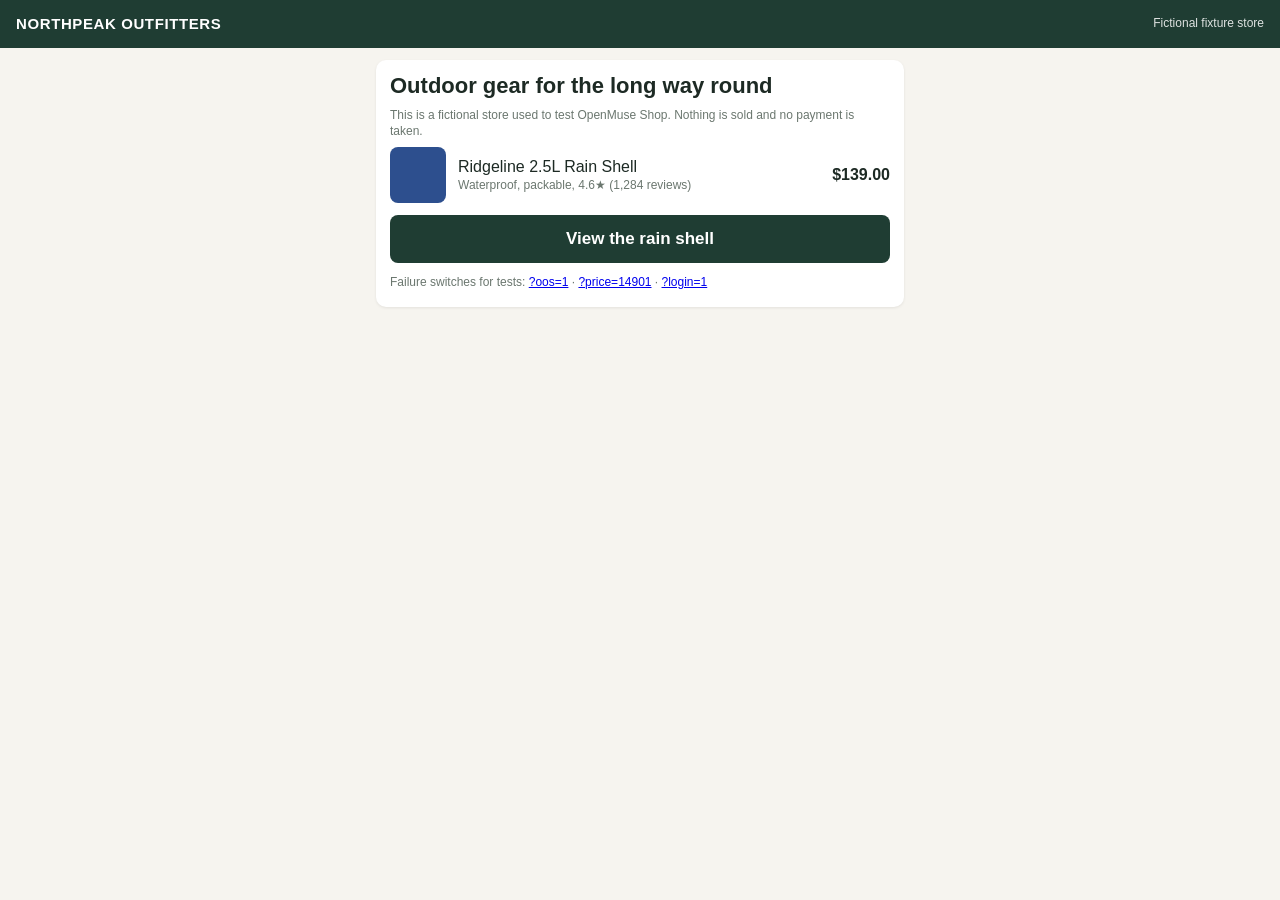
<file: index.html>
<!doctype html><html lang="en"><head><meta charset="utf-8"><meta name="viewport" content="width=device-width,initial-scale=1"><title>Northpeak Outfitters</title><link rel="stylesheet" href="style.css"></head>
<body data-page="index"><header><a href="index.html">NORTHPEAK OUTFITTERS</a><span>Fictional fixture store</span></header>
<main><section><h1>Outdoor gear for the long way round</h1><p class="note">This is a fictional store used to test OpenMuse Shop. Nothing is sold and no payment is taken.</p>
<div class="line"><div class="thumb"></div><div><div>Ridgeline 2.5L Rain Shell</div><div class="note">Waterproof, packable, 4.6★ (1,284 reviews)</div></div><div style="margin-left:auto;font-weight:700">$139.00</div></div>
<a class="btn secondary" id="view-item" href="item.html">View the rain shell</a>
<p class="note">Failure switches for tests: <a href="item.html?oos=1">?oos=1</a> · <a href="item.html?price=14901">?price=14901</a> · <a href="item.html?login=1">?login=1</a></p></section></main>
<script src="store.js"></script></body></html>
</file>
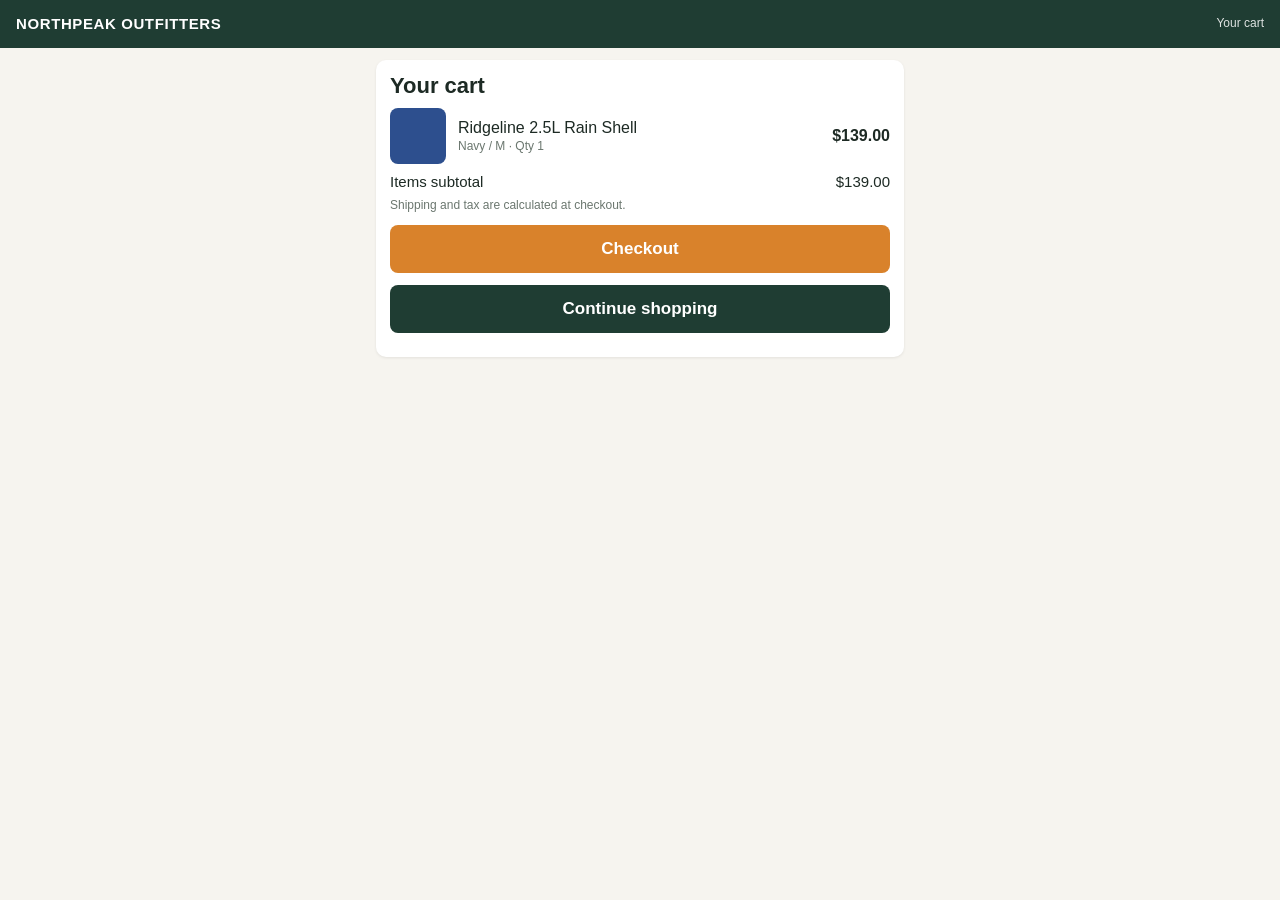
<file: cart.html>
<!doctype html><html lang="en"><head><meta charset="utf-8"><meta name="viewport" content="width=device-width,initial-scale=1"><title>Your cart · Northpeak Outfitters</title><link rel="stylesheet" href="style.css"></head>
<body data-page="cart"><header><a href="index.html">NORTHPEAK OUTFITTERS</a><span>Your cart</span></header>
<main><section><h1>Your cart</h1>
<div class="line"><div class="thumb"></div><div><div>Ridgeline 2.5L Rain Shell</div><div class="note" id="line-options">Navy / M · Qty 1</div></div><div style="margin-left:auto;font-weight:700" id="line-price">$139.00</div></div>
<div class="sum"><span>Items subtotal</span><span id="subtotal">$139.00</span></div>
<p class="note">Shipping and tax are calculated at checkout.</p>
<a class="btn" id="checkout" href="checkout.html">Checkout</a>
<a class="btn secondary" id="continue" href="item.html">Continue shopping</a></section></main>
<script src="store.js"></script></body></html>
</file>
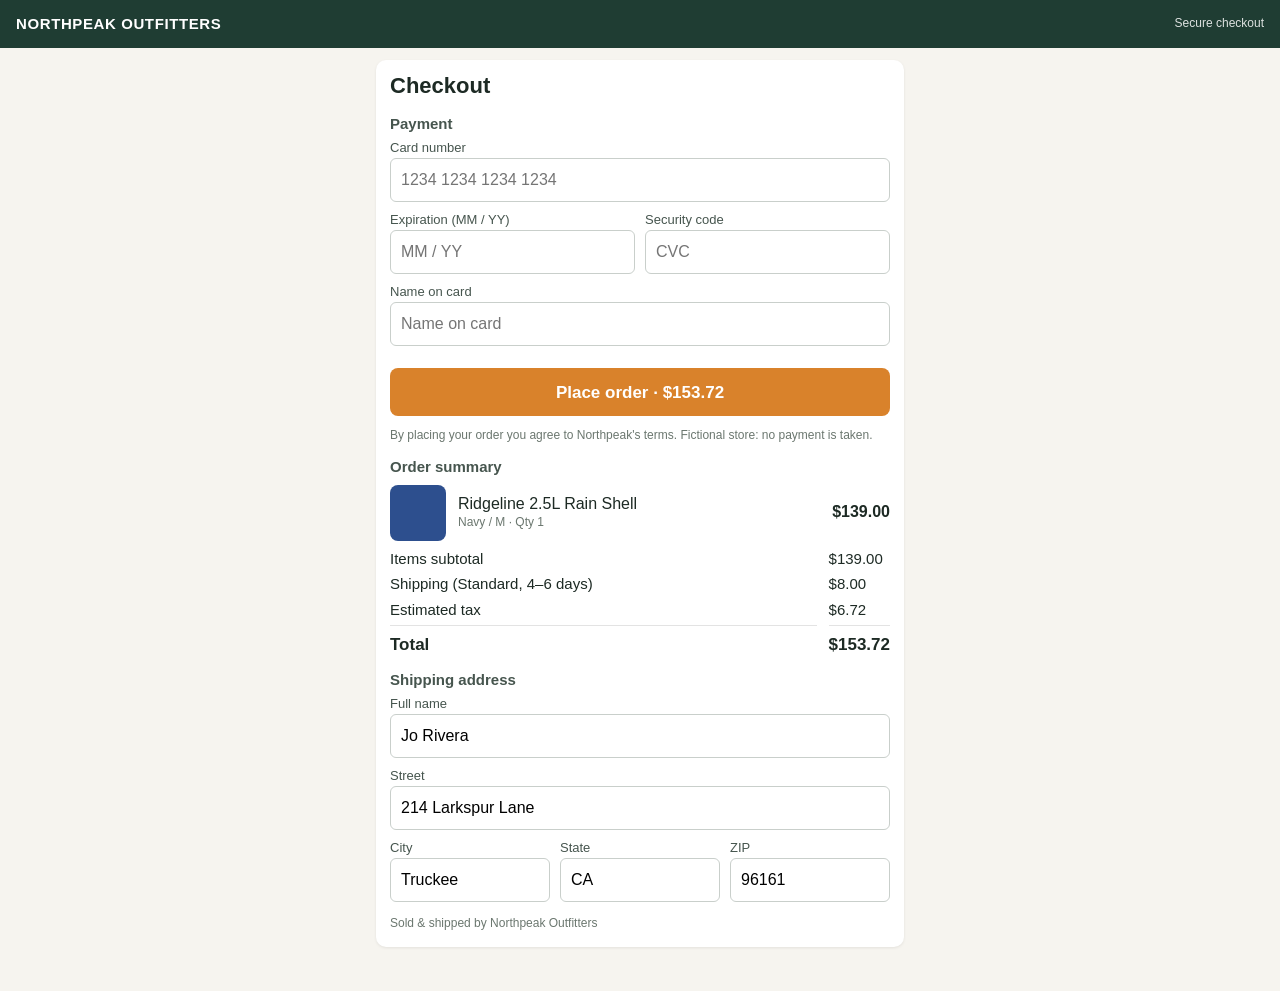
<file: checkout.html>
<!doctype html><html lang="en"><head><meta charset="utf-8"><meta name="viewport" content="width=device-width,initial-scale=1"><title>Checkout · Northpeak Outfitters</title><link rel="stylesheet" href="style.css"></head>
<body data-page="checkout"><header><a href="index.html">NORTHPEAK OUTFITTERS</a><span>Secure checkout</span></header>
<main>
<section id="signin" class="hidden"><h1>Sign in to continue</h1><p class="note">Your session expired. Sign in to finish checkout.</p>
<form id="signin-form"><label for="email">Email</label><input id="email" name="email" type="email" autocomplete="username" value="jo.rivera@example.com">
<label for="password">Password</label><input id="password" name="password" type="password" autocomplete="current-password" placeholder="Any password works here">
<button type="submit" id="sign-in">Sign in</button></form></section>
<section id="pay"><h1>Checkout</h1>
<h2>Payment</h2><form id="pay-form" autocomplete="on" onsubmit="return false">
<label for="cc-number">Card number</label><input id="cc-number" name="cardnumber" autocomplete="cc-number" inputmode="numeric" placeholder="1234 1234 1234 1234">
<div class="row"><div><label for="cc-exp">Expiration (MM / YY)</label><input id="cc-exp" name="exp-date" autocomplete="cc-exp" placeholder="MM / YY"></div>
<div><label for="cc-csc">Security code</label><input id="cc-csc" name="cvc" autocomplete="cc-csc" inputmode="numeric" placeholder="CVC"></div></div>
<label for="cc-name">Name on card</label><input id="cc-name" name="ccname" autocomplete="cc-name" placeholder="Name on card">
<button type="button" id="place-order">Place order · $153.72</button></form>
<p class="note">By placing your order you agree to Northpeak's terms. Fictional store: no payment is taken.</p>
<h2>Order summary</h2>
<div class="line"><div class="thumb"></div><div><div>Ridgeline 2.5L Rain Shell</div><div class="note" id="line-options">Navy / M · Qty 1</div></div><div style="margin-left:auto;font-weight:700" id="line-price">$139.00</div></div>
<div class="sum"><span>Items subtotal</span><span id="subtotal">$139.00</span><span>Shipping (Standard, 4–6 days)</span><span id="shipping">$8.00</span><span>Estimated tax</span><span id="tax">$6.72</span><span class="tot">Total</span><span class="tot" id="total">$153.72</span></div>
<h2>Shipping address</h2>
<label for="ship-name">Full name</label><input id="ship-name" name="name" autocomplete="shipping name" value="Jo Rivera">
<label for="ship-street">Street</label><input id="ship-street" name="street" autocomplete="shipping street-address" value="214 Larkspur Lane">
<div class="row"><div><label for="ship-city">City</label><input id="ship-city" name="city" autocomplete="shipping address-level2" value="Truckee"></div>
<div><label for="ship-state">State</label><input id="ship-state" name="state" autocomplete="shipping address-level1" value="CA"></div>
<div><label for="ship-zip">ZIP</label><input id="ship-zip" name="zip" autocomplete="shipping postal-code" value="96161"></div></div>
<p class="note">Sold &amp; shipped by Northpeak Outfitters</p></section></main>
<script src="store.js"></script></body></html>
</file>
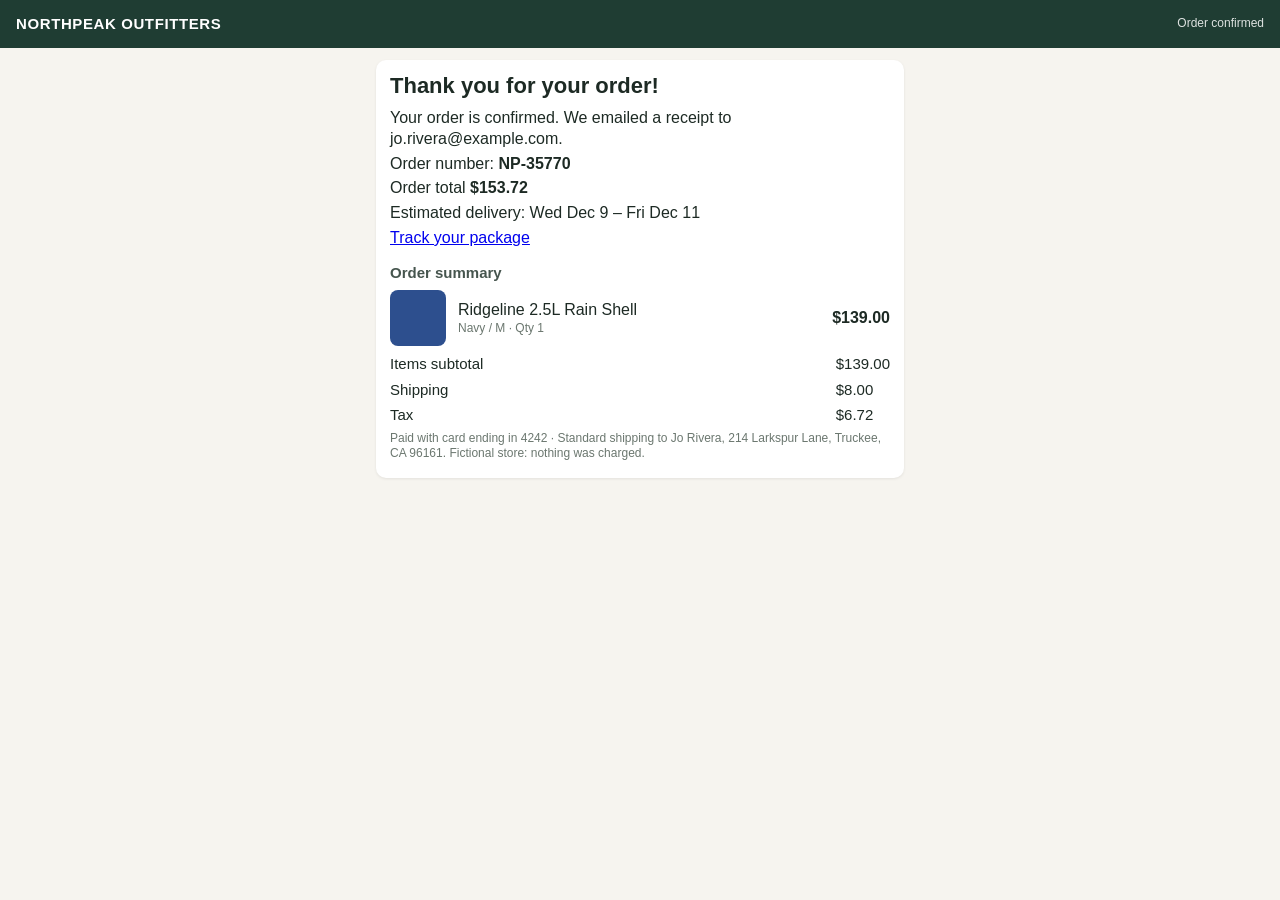
<file: confirmation.html>
<!doctype html><html lang="en"><head><meta charset="utf-8"><meta name="viewport" content="width=device-width,initial-scale=1"><title>Order confirmed · Northpeak Outfitters</title><link rel="stylesheet" href="style.css"></head>
<body data-page="confirmation"><header><a href="index.html">NORTHPEAK OUTFITTERS</a><span>Order confirmed</span></header>
<main><section><h1>Thank you for your order!</h1><p>Your order is confirmed. We emailed a receipt to jo.rivera@example.com.</p>
<p>Order number: <strong id="order-number">NP-00000</strong></p>
<p>Order total <strong id="total">$153.72</strong></p>
<p>Estimated delivery: <span id="delivery">Wed Oct 22 – Fri Oct 24</span></p>
<p><a id="track" href="track.html">Track your package</a></p>
<h2>Order summary</h2>
<div class="line"><div class="thumb"></div><div><div>Ridgeline 2.5L Rain Shell</div><div class="note" id="line-options">Navy / M · Qty 1</div></div><div style="margin-left:auto;font-weight:700" id="line-price">$139.00</div></div>
<div class="sum"><span>Items subtotal</span><span id="subtotal">$139.00</span><span>Shipping</span><span id="shipping">$8.00</span><span>Tax</span><span id="tax">$6.72</span></div>
<p class="note">Paid with card ending in 4242 · Standard shipping to Jo Rivera, 214 Larkspur Lane, Truckee, CA 96161. Fictional store: nothing was charged.</p></section></main>
<script src="store.js"></script></body></html>
</file>
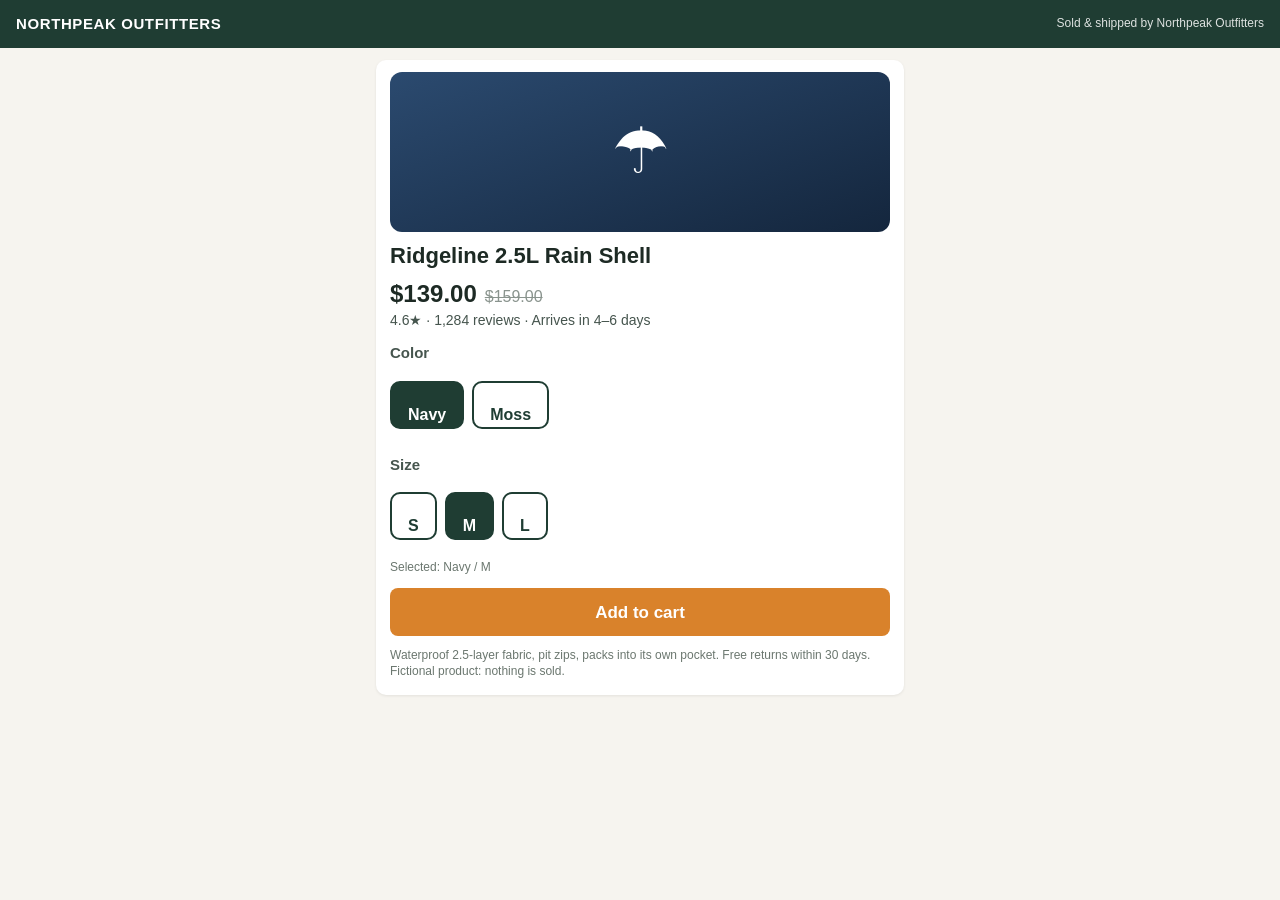
<file: item.html>
<!doctype html><html lang="en"><head><meta charset="utf-8"><meta name="viewport" content="width=device-width,initial-scale=1">
<title>Ridgeline 2.5L Rain Shell · Northpeak Outfitters</title>
<meta property="og:type" content="product"><meta property="og:title" content="Ridgeline 2.5L Rain Shell">
<meta property="product:price:amount" content="139.00"><meta property="product:price:currency" content="USD">
<meta property="product:availability" content="in stock">
<script type="application/ld+json">{"@context":"https://schema.org","@type":"Product","name":"Ridgeline 2.5L Rain Shell","sku":"NP-RRS-01","brand":{"@type":"Brand","name":"Northpeak"},"description":"A 2.5-layer waterproof rain shell that packs into its own pocket. Fictional product for OpenMuse Shop tests.","aggregateRating":{"@type":"AggregateRating","ratingValue":"4.6","reviewCount":"1284"},"offers":{"@type":"Offer","price":"139.00","priceCurrency":"USD","availability":"https://schema.org/InStock","itemCondition":"https://schema.org/NewCondition","seller":{"@type":"Organization","name":"Northpeak Outfitters"}}}</script>
<link rel="stylesheet" href="style.css"></head>
<body data-page="item"><header><a href="index.html">NORTHPEAK OUTFITTERS</a><span>Sold &amp; shipped by Northpeak Outfitters</span></header>
<main><section><div class="hero">&#9730;</div><h1>Ridgeline 2.5L Rain Shell</h1>
<div class="price"><span id="price">$139.00</span><span class="was">$159.00</span></div>
<div class="rating">4.6★ · 1,284 reviews · Arrives in 4–6 days</div>
<h2>Color</h2><div class="opts" id="opt-color"></div>
<h2>Size</h2><div class="opts" id="opt-size"></div>
<p class="note" id="chosen">Selected: Navy / M</p>
<div class="notice hidden" id="notice" role="status"></div>
<button type="button" id="add-to-cart">Add to cart</button>
<p class="note">Waterproof 2.5-layer fabric, pit zips, packs into its own pocket. Free returns within 30 days. Fictional product: nothing is sold.</p></section></main>
<script src="store.js"></script></body></html>
</file>
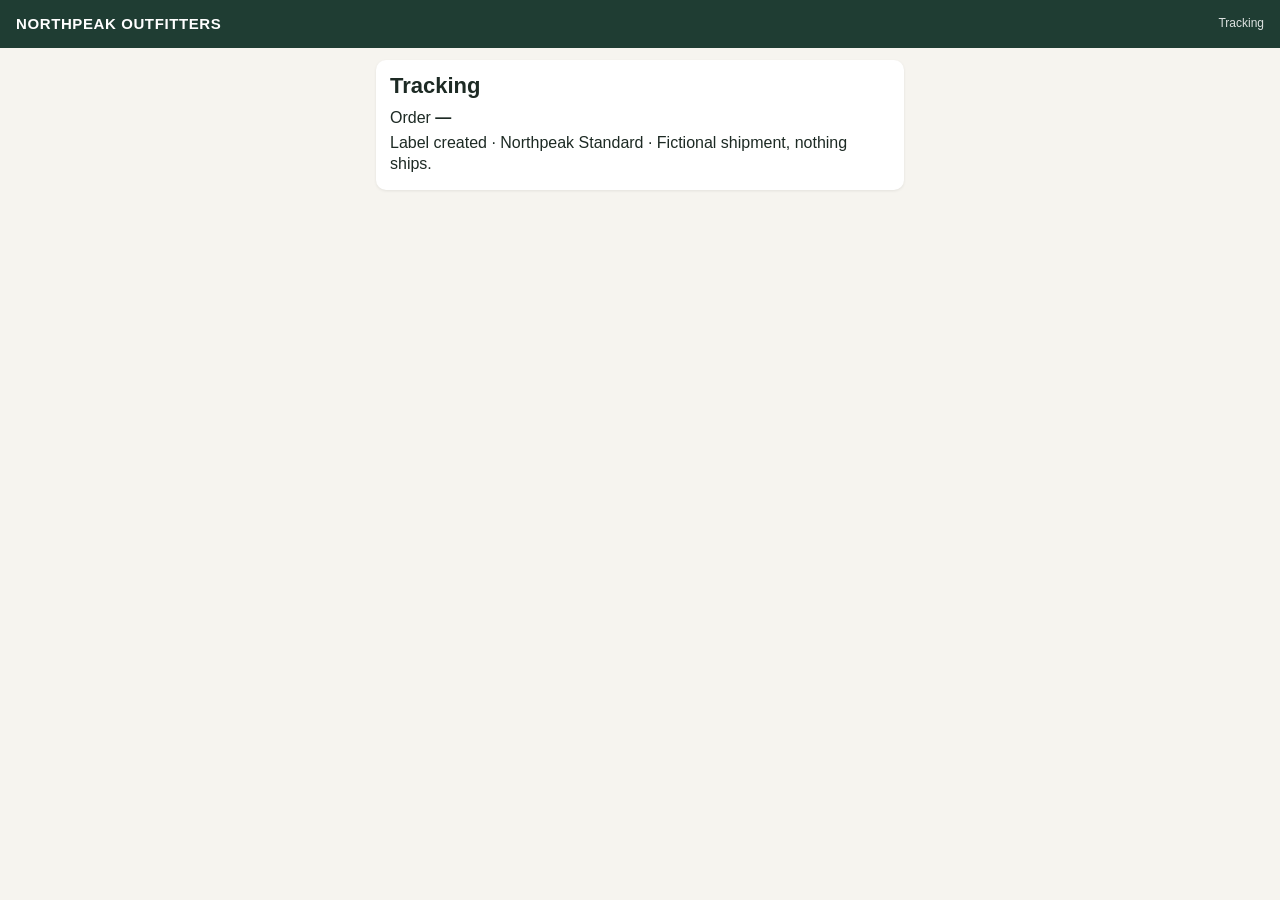
<file: track.html>
<!doctype html><html lang="en"><head><meta charset="utf-8"><meta name="viewport" content="width=device-width,initial-scale=1"><title>Tracking · Northpeak Outfitters</title><link rel="stylesheet" href="style.css"></head>
<body data-page="track"><header><a href="index.html">NORTHPEAK OUTFITTERS</a><span>Tracking</span></header>
<main><section><h1>Tracking</h1><p>Order <strong id="order-number">—</strong></p><p>Label created · Northpeak Standard · Fictional shipment, nothing ships.</p></section></main>
<script src="store.js"></script></body></html>
</file>
<file: style.css>
/* Northpeak Outfitters (fictional fixture store) — phone-first, fixed row heights so a driver can aim at fields. */
*{box-sizing:border-box}
body{font-family:-apple-system,Helvetica,Arial,sans-serif;margin:0;color:#1d2a24;background:#f6f4ef;font-size:16px;line-height:1.3}
header{background:#1f3d33;color:#fff;height:48px;padding:0 16px;display:flex;justify-content:space-between;align-items:center}
header a{color:#fff;text-decoration:none;font-weight:700;letter-spacing:.04em;font-size:15px}
header span{font-size:12px;opacity:.85}
main{padding:12px 16px 32px;max-width:560px;margin:0 auto}
h1{font-size:22px;margin:0 0 8px;height:28px}
h2{font-size:15px;margin:14px 0 6px;color:#46554e}
p{margin:4px 0}
.price{font-size:24px;font-weight:700;margin:4px 0 2px}
.was{color:#8a948e;text-decoration:line-through;font-weight:400;font-size:16px;margin-left:8px}
.rating{color:#46554e;font-size:14px;margin-bottom:8px}
.opts{display:flex;gap:8px;flex-wrap:wrap;margin:4px 0 8px}
.opt{border:2px solid #1f3d33;border-radius:10px;padding:8px 16px;font-size:16px;background:#fff;color:#1f3d33;min-height:44px}
.opt.on{background:#1f3d33;color:#fff}
button,.btn{display:block;width:100%;background:#d9822b;color:#fff;border:0;border-radius:8px;height:48px;font-size:17px;font-weight:700;margin:12px 0;text-align:center;line-height:48px;text-decoration:none;cursor:pointer}
button.secondary,.btn.secondary{background:#1f3d33}
button[disabled]{background:#9aa39e;cursor:default}
label{display:block;font-size:13px;color:#46554e;height:18px;margin:0}
input{width:100%;height:44px;padding:8px 10px;border:1px solid #c9cfcb;border-radius:6px;font-size:16px;background:#fff;margin:0 0 10px}
.row{display:flex;gap:10px}.row>div{flex:1}
.sum{display:grid;grid-template-columns:1fr auto;gap:6px 12px;font-size:15px;margin:6px 0}
.sum .tot{font-weight:700;font-size:17px;border-top:1px solid #e3e3e3;padding-top:8px}
.line{display:flex;gap:12px;align-items:center;margin:8px 0}.thumb{width:56px;height:56px;border-radius:8px;background:#2d4f8e;flex:none}
.hero{height:160px;border-radius:12px;background:linear-gradient(160deg,#2b4a6f,#14263d);display:flex;align-items:center;justify-content:center;color:#fff;font-size:64px;margin-bottom:10px}
.note{font-size:12px;color:#6b776f}
.notice{background:#fff4e0;border:1px solid #e8b56a;color:#6b4a12;border-radius:8px;padding:10px 12px;margin:8px 0;min-height:44px}
.hidden{display:none}
section{background:#fff;border-radius:10px;padding:12px 14px;box-shadow:0 1px 3px rgba(0,0,0,.08);margin:0 0 12px}
</file>
